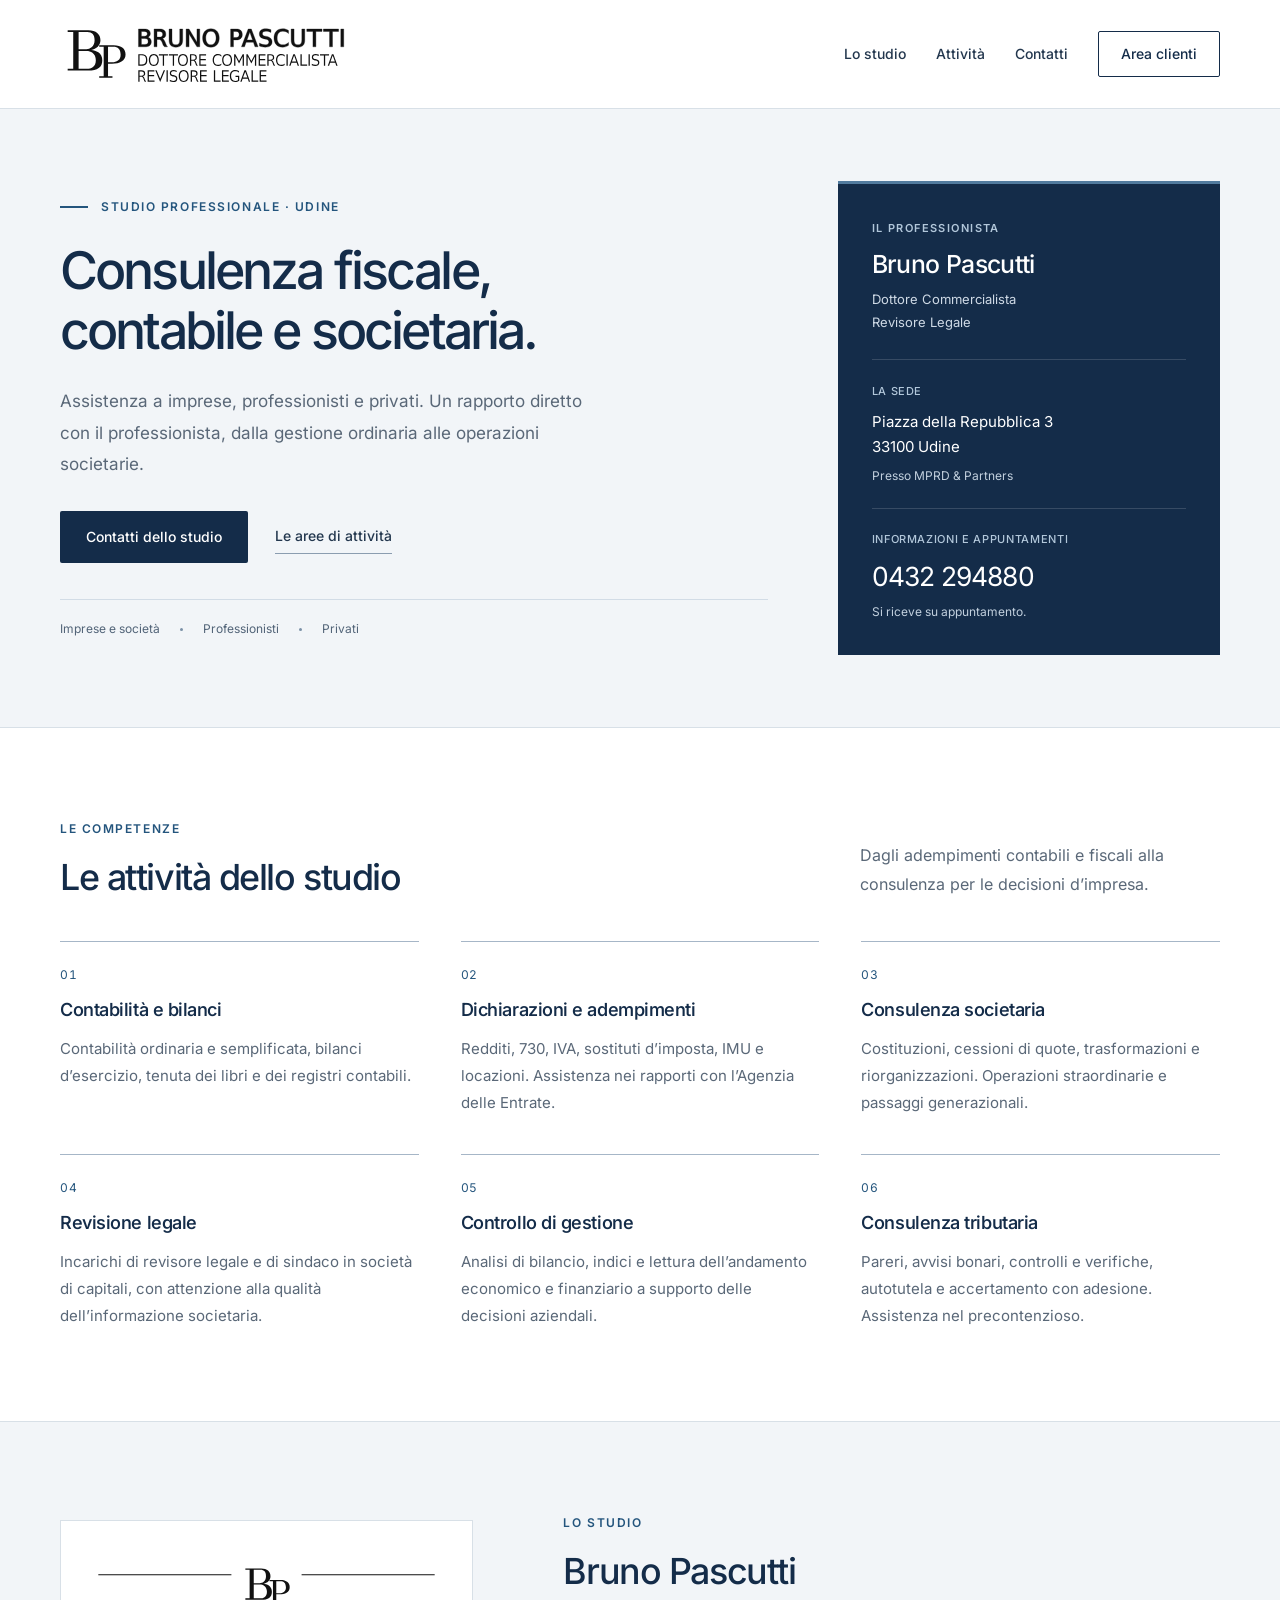
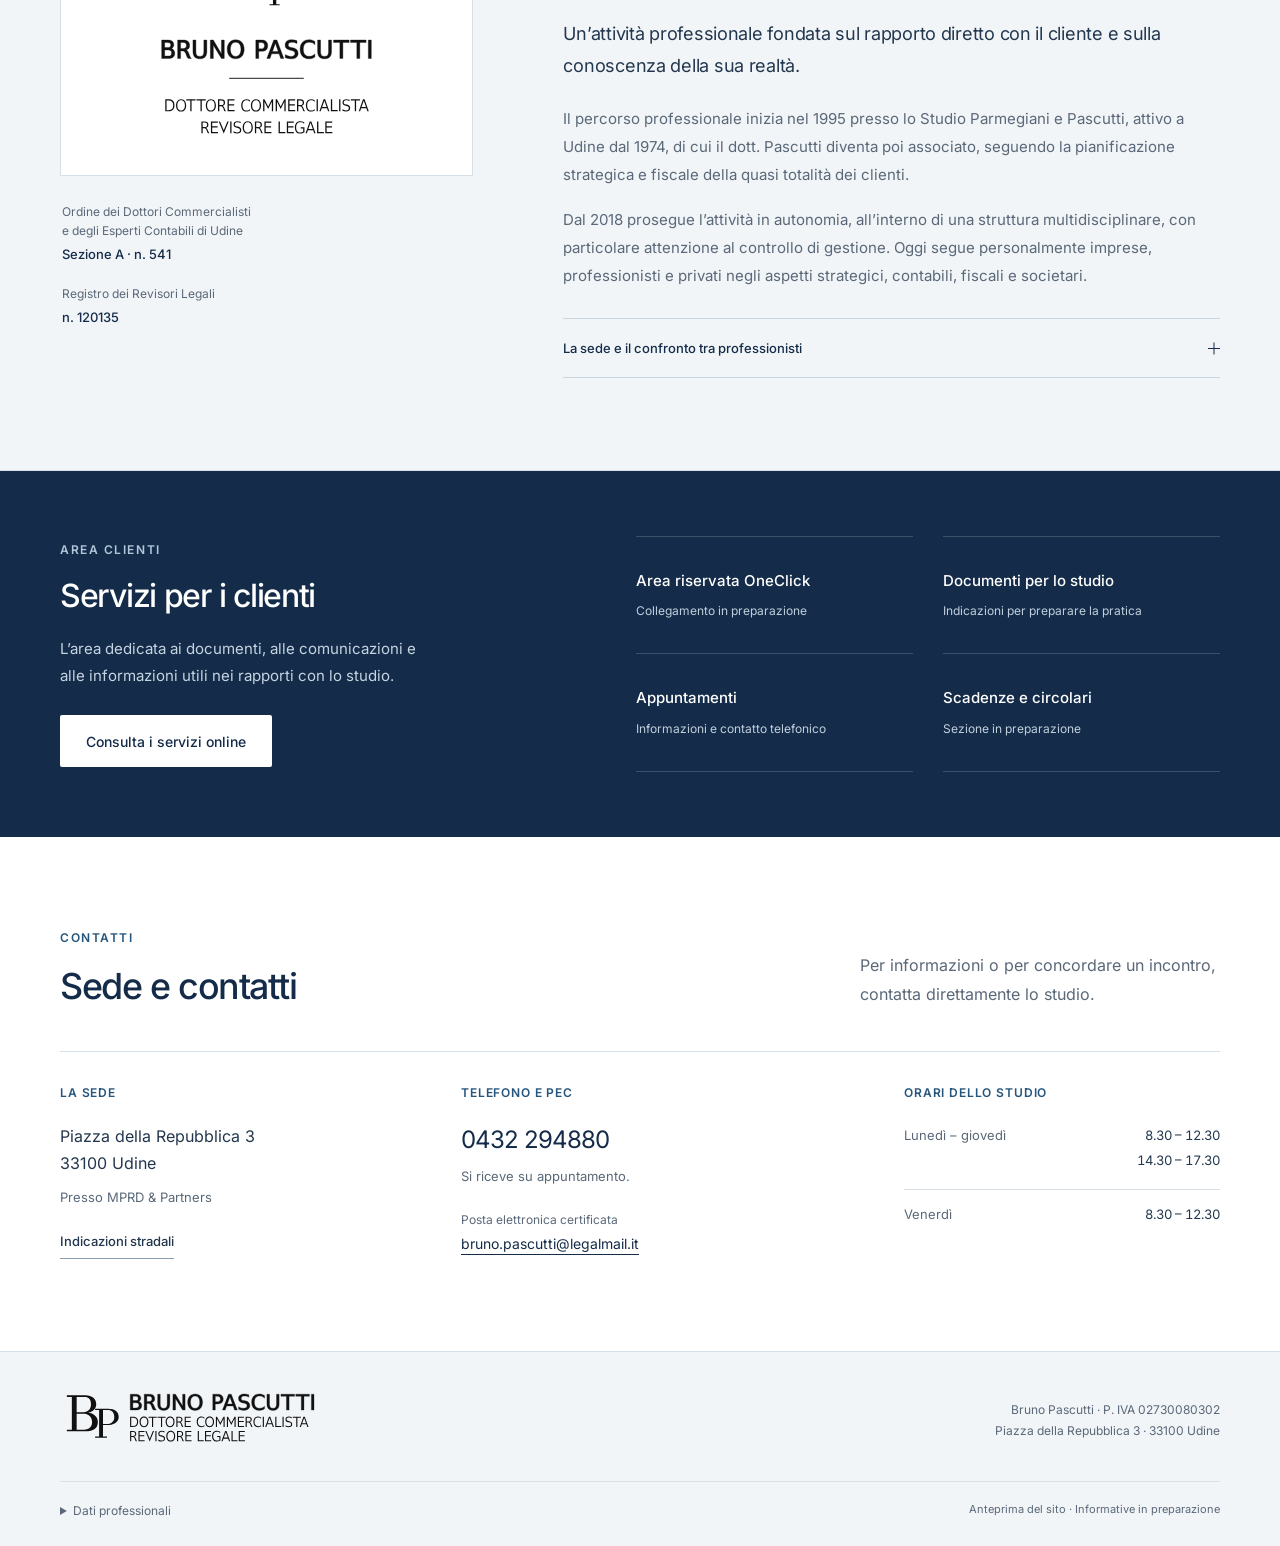
<file: index.html>
<!doctype html>
<html lang="it">
<head>
  <meta charset="utf-8">
  <meta name="viewport" content="width=device-width, initial-scale=1">
  <title>Studio Pascutti · Dottore Commercialista e Revisore Legale a Udine</title>
  <meta name="description" content="Studio del dott. Bruno Pascutti a Udine. Consulenza fiscale, contabile e societaria, revisione legale e controllo di gestione per imprese, professionisti e privati.">
  <meta name="robots" content="noindex, nofollow">
  <meta name="theme-color" content="#142c49">
  <link rel="icon" href="assets/brand/monogramma-pascutti.svg" type="image/svg+xml">
  <link rel="preload" href="assets/fonts/inter.woff2" as="font" type="font/woff2" crossorigin>
  <link rel="stylesheet" href="assets/stile.css">
  <script src="assets/site.js" defer></script>
</head>
<body>
  <a class="skip-link" href="#contenuto">Vai al contenuto</a>
  <header class="site-header">
    <div class="container header-inner">
      <a class="brand" href="index.html" aria-label="Studio Pascutti, pagina iniziale">
        <img class="brand-logo" src="assets/brand/logo-pascutti-web.svg" width="310" height="70" alt="Bruno Pascutti — Dottore Commercialista, Revisore Legale">
      </a>
      <button class="menu-toggle" type="button" aria-expanded="false" aria-controls="primary-nav"><span>Menu</span><span class="menu-icon" aria-hidden="true"></span></button>
      <nav class="site-nav" id="primary-nav" aria-label="Menu principale">
        <a href="#studio">Lo studio</a><a href="#servizi">Attività</a><a href="#contatti">Contatti</a>
        <a class="nav-cta" href="servizi-online.html">Area clienti</a>
      </nav>
    </div>
  </header>
  <main id="contenuto">
    <section class="hero" aria-labelledby="hero-title">
      <div class="container hero-grid">
        <div class="hero-copy">
          <p class="eyebrow hero-eyebrow">Studio professionale · Udine</p>
          <h1 id="hero-title">Consulenza fiscale,<br> contabile e societaria.</h1>
          <p class="hero-description">Assistenza a imprese, professionisti e privati. Un rapporto diretto con il professionista, dalla gestione ordinaria alle operazioni societarie.</p>
          <div class="hero-actions"><a class="button button-primary" href="#contatti">Contatti dello studio</a><a class="text-link" href="#servizi">Le aree di attività</a></div>
          <div class="hero-audience" aria-label="A chi si rivolge lo studio"><span>Imprese e società</span><span>Professionisti</span><span>Privati</span></div>
        </div>
        <aside class="practice-panel" aria-labelledby="practice-title">
          <p class="eyebrow">Il professionista</p>
          <h2 id="practice-title">Bruno Pascutti</h2>
          <p class="practice-qualification">Dottore Commercialista<br>Revisore Legale</p>
          <div class="practice-address"><span class="practice-label">La sede</span><p>Piazza della Repubblica 3<br>33100 Udine</p><small>Presso MPRD &amp; Partners</small></div>
          <div class="practice-contact"><span class="practice-label">Informazioni e appuntamenti</span><a href="tel:+390432294880">0432 294880</a><p>Si riceve su appuntamento.</p></div>
        </aside>
      </div>
    </section>

    <section class="expertise section-space" id="servizi" aria-labelledby="services-title">
      <div class="container">
        <div class="section-topline"><div><p class="eyebrow">Le competenze</p><h2 class="section-heading" id="services-title">Le attività dello studio</h2></div><p class="section-intro">Dagli adempimenti contabili e fiscali alla consulenza per le decisioni d’impresa.</p></div>
        <div class="expertise-grid">
          <article class="expertise-item"><span class="service-number" aria-hidden="true">01</span><h3>Contabilità e bilanci</h3><p>Contabilità ordinaria e semplificata, bilanci d’esercizio, tenuta dei libri e dei registri contabili.</p></article>
          <article class="expertise-item"><span class="service-number" aria-hidden="true">02</span><h3>Dichiarazioni e adempimenti</h3><p>Redditi, 730, IVA, sostituti d’imposta, IMU e locazioni. Assistenza nei rapporti con l’Agenzia delle Entrate.</p></article>
          <article class="expertise-item"><span class="service-number" aria-hidden="true">03</span><h3>Consulenza societaria</h3><p>Costituzioni, cessioni di quote, trasformazioni e riorganizzazioni. Operazioni straordinarie e passaggi generazionali.</p></article>
          <article class="expertise-item"><span class="service-number" aria-hidden="true">04</span><h3>Revisione legale</h3><p>Incarichi di revisore legale e di sindaco in società di capitali, con attenzione alla qualità dell’informazione societaria.</p></article>
          <article class="expertise-item"><span class="service-number" aria-hidden="true">05</span><h3>Controllo di gestione</h3><p>Analisi di bilancio, indici e lettura dell’andamento economico e finanziario a supporto delle decisioni aziendali.</p></article>
          <article class="expertise-item"><span class="service-number" aria-hidden="true">06</span><h3>Consulenza tributaria</h3><p>Pareri, avvisi bonari, controlli e verifiche, autotutela e accertamento con adesione. Assistenza nel precontenzioso.</p></article>
        </div>
      </div>
    </section>

    <section class="studio-section section-space" id="studio" aria-labelledby="studio-title">
      <div class="container studio-grid">
        <div class="studio-identity">
          <div class="identity-sheet"><img src="assets/brand/logo-pascutti.svg" alt="Bruno Pascutti, Dottore Commercialista e Revisore Legale" width="460" height="236" loading="lazy"></div>
          <dl class="professional-register"><div><dt>Ordine dei Dottori Commercialisti<br>e degli Esperti Contabili di Udine</dt><dd>Sezione A · n. 541</dd></div><div><dt>Registro dei Revisori Legali</dt><dd>n. 120135</dd></div></dl>
        </div>
        <div class="studio-copy">
          <p class="eyebrow">Lo studio</p>
          <h2 class="section-heading" id="studio-title">Bruno Pascutti</h2>
          <p class="studio-lead">Un’attività professionale fondata sul rapporto diretto con il cliente e sulla conoscenza della sua realtà.</p>
          <p>Il percorso professionale inizia nel 1995 presso lo Studio Parmegiani e Pascutti, attivo a Udine dal 1974, di cui il dott. Pascutti diventa poi associato, seguendo la pianificazione strategica e fiscale della quasi totalità dei clienti.</p>
          <p>Dal 2018 prosegue l’attività in autonomia, all’interno di una struttura multidisciplinare, con particolare attenzione al controllo di gestione. Oggi segue personalmente imprese, professionisti e privati negli aspetti strategici, contabili, fiscali e societari.</p>
          <details class="studio-details"><summary>La sede e il confronto tra professionisti<span aria-hidden="true" class="plus-icon"></span></summary><div><p>Lo studio ha sede in Piazza della Repubblica 3 a Udine, presso MPRD &amp; Partners. Questa collocazione permette, quando una pratica lo richiede, il confronto con professionisti di consolidata esperienza in ambito societario, tributario e legale.</p><p>L’incarico resta affidato al dott. Pascutti: l’eventuale coinvolgimento di altri professionisti viene concordato prima con il cliente.</p></div></details>
        </div>
      </div>
    </section>

    <section class="client-section section-space" aria-labelledby="client-title">
      <div class="container client-grid">
        <div class="client-copy"><p class="eyebrow">Area clienti</p><h2 class="section-heading" id="client-title">Servizi per i clienti</h2><p>L’area dedicata ai documenti, alle comunicazioni e alle informazioni utili nei rapporti con lo studio.</p><a class="button button-light" href="servizi-online.html">Consulta i servizi online</a></div>
        <div class="client-links">
          <a href="servizi-online.html#oneclick"><strong>Area riservata OneClick</strong><small>Collegamento in preparazione</small></a>
          <a href="servizi-online.html#documenti"><strong>Documenti per lo studio</strong><small>Indicazioni per preparare la pratica</small></a>
          <a href="servizi-online.html#appuntamenti"><strong>Appuntamenti</strong><small>Informazioni e contatto telefonico</small></a>
          <a href="servizi-online.html#circolari"><strong>Scadenze e circolari</strong><small>Sezione in preparazione</small></a>
        </div>
      </div>
    </section>

    <section class="contact-section section-space" id="contatti" aria-labelledby="contact-title">
      <div class="container">
        <div class="contact-heading"><div><p class="eyebrow">Contatti</p><h2 class="section-heading" id="contact-title">Sede e contatti</h2></div><p class="section-intro">Per informazioni o per concordare un incontro, contatta direttamente lo studio.</p></div>
        <div class="contact-grid">
          <div class="contact-block"><h3>La sede</h3><p>Piazza della Repubblica 3<br>33100 Udine</p><p class="contact-muted">Presso MPRD &amp; Partners</p><a class="text-link" href="https://www.google.com/maps/search/?api=1&amp;query=Piazza+della+Repubblica+3+Udine" target="_blank" rel="noopener noreferrer">Indicazioni stradali<span class="sr-only"> (si apre in una nuova scheda)</span></a></div>
          <div class="contact-block"><h3>Telefono e PEC</h3><a class="contact-phone" href="tel:+390432294880">0432 294880</a><p class="contact-muted">Si riceve su appuntamento.</p><p class="contact-pec">Posta elettronica certificata<br><a href="mailto:bruno.pascutti@legalmail.it">bruno.pascutti@legalmail.it</a></p></div>
          <div class="contact-block"><h3>Orari dello studio</h3><dl class="hours"><div><dt>Lunedì – giovedì</dt><dd>8.30 – 12.30<br>14.30 – 17.30</dd></div><div><dt>Venerdì</dt><dd>8.30 – 12.30</dd></div></dl></div>
        </div>
      </div>
    </section>
  </main>
  <footer class="site-footer"><div class="container"><div class="footer-inner"><div class="footer-brand"><a class="brand" href="index.html"><img class="brand-logo" src="assets/brand/logo-pascutti-web.svg" width="310" height="70" alt="Bruno Pascutti — Dottore Commercialista, Revisore Legale" loading="lazy"></a></div><div class="footer-meta"><p>Bruno Pascutti · P. IVA 02730080302</p><p>Piazza della Repubblica 3 · 33100 Udine</p></div></div><div class="footer-bottom"><details class="professional-details"><summary>Dati professionali</summary><div><p>ODCEC Udine n. 541, Sezione A. Registro dei Revisori Legali n. 120135 (D.M. 02.02.2001, G.U. 13.02.2001).</p><p>Polizza RC professionale: AIG Europe S.A., n. ICC0019110, massimale € 1.033.000.</p></div></details><p class="footer-preparation">Anteprima del sito · Informative in preparazione</p></div></div></footer>
</body>
</html>
</file>
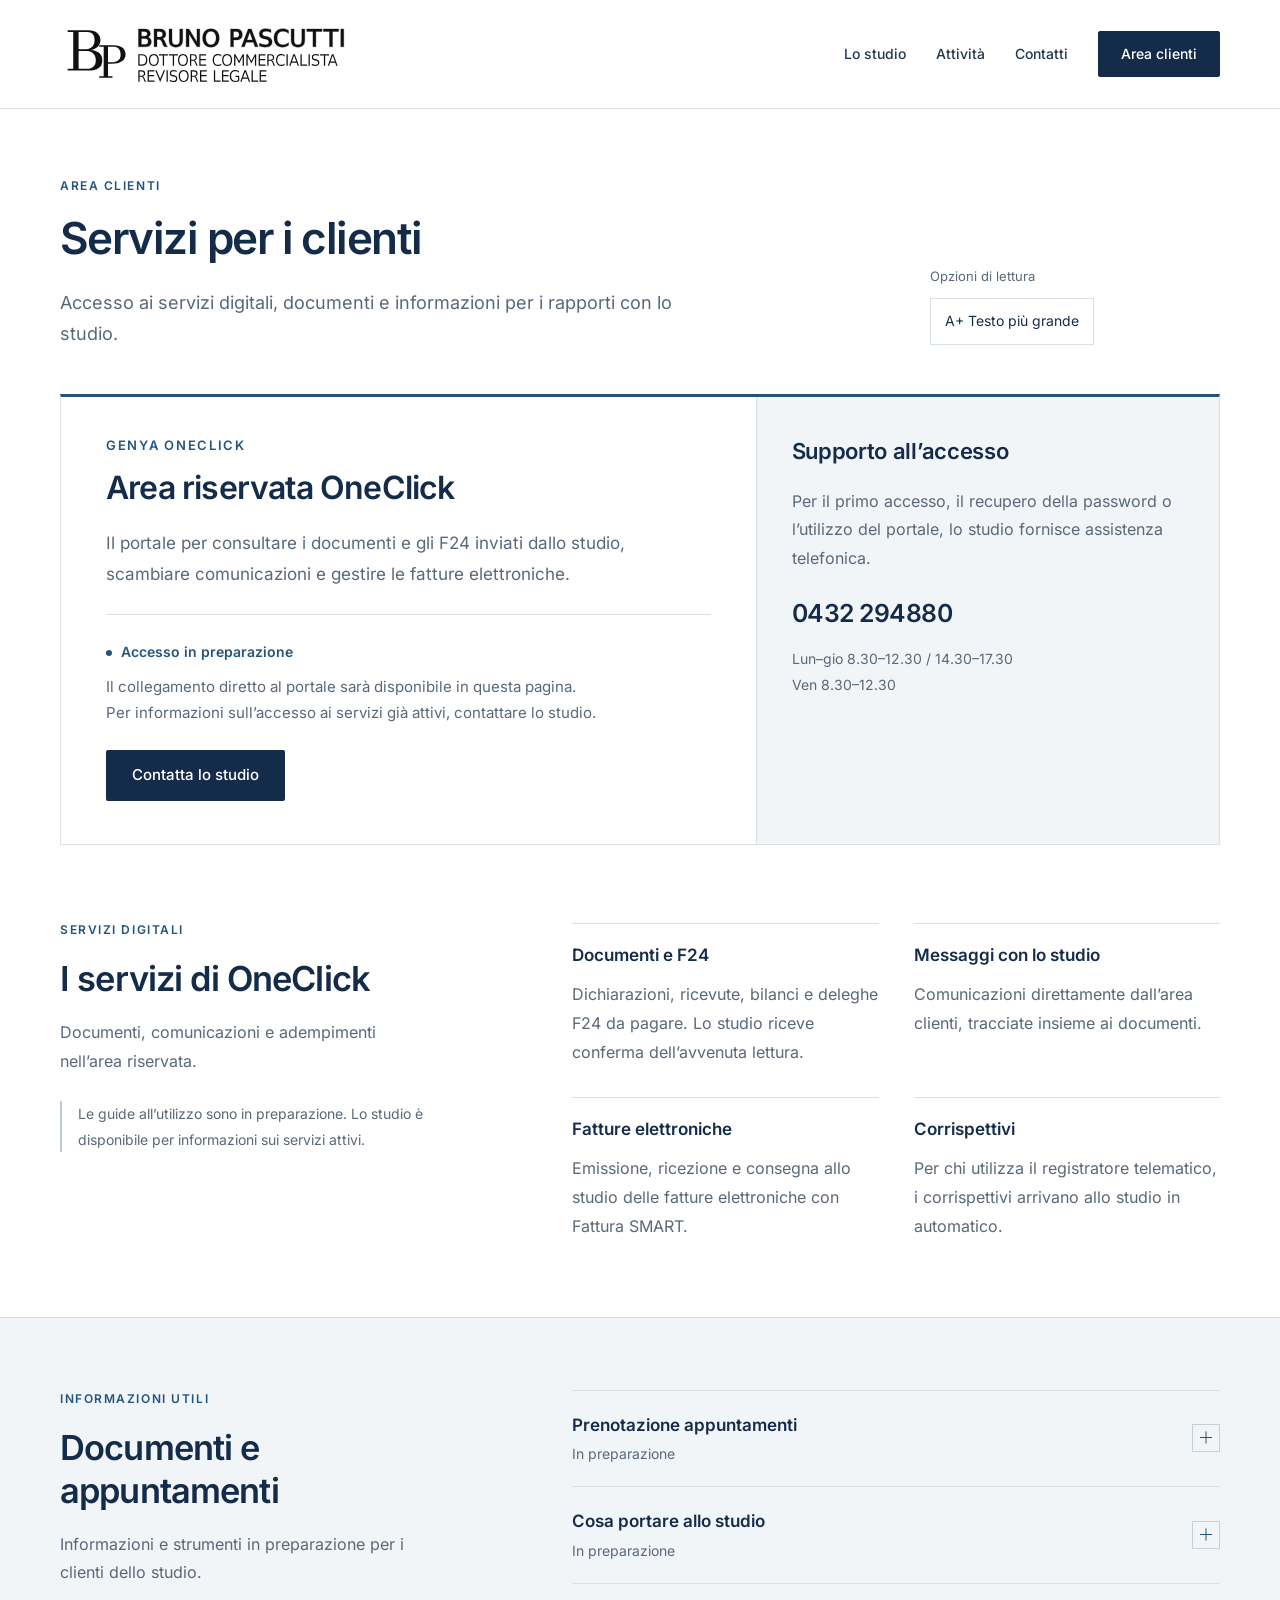
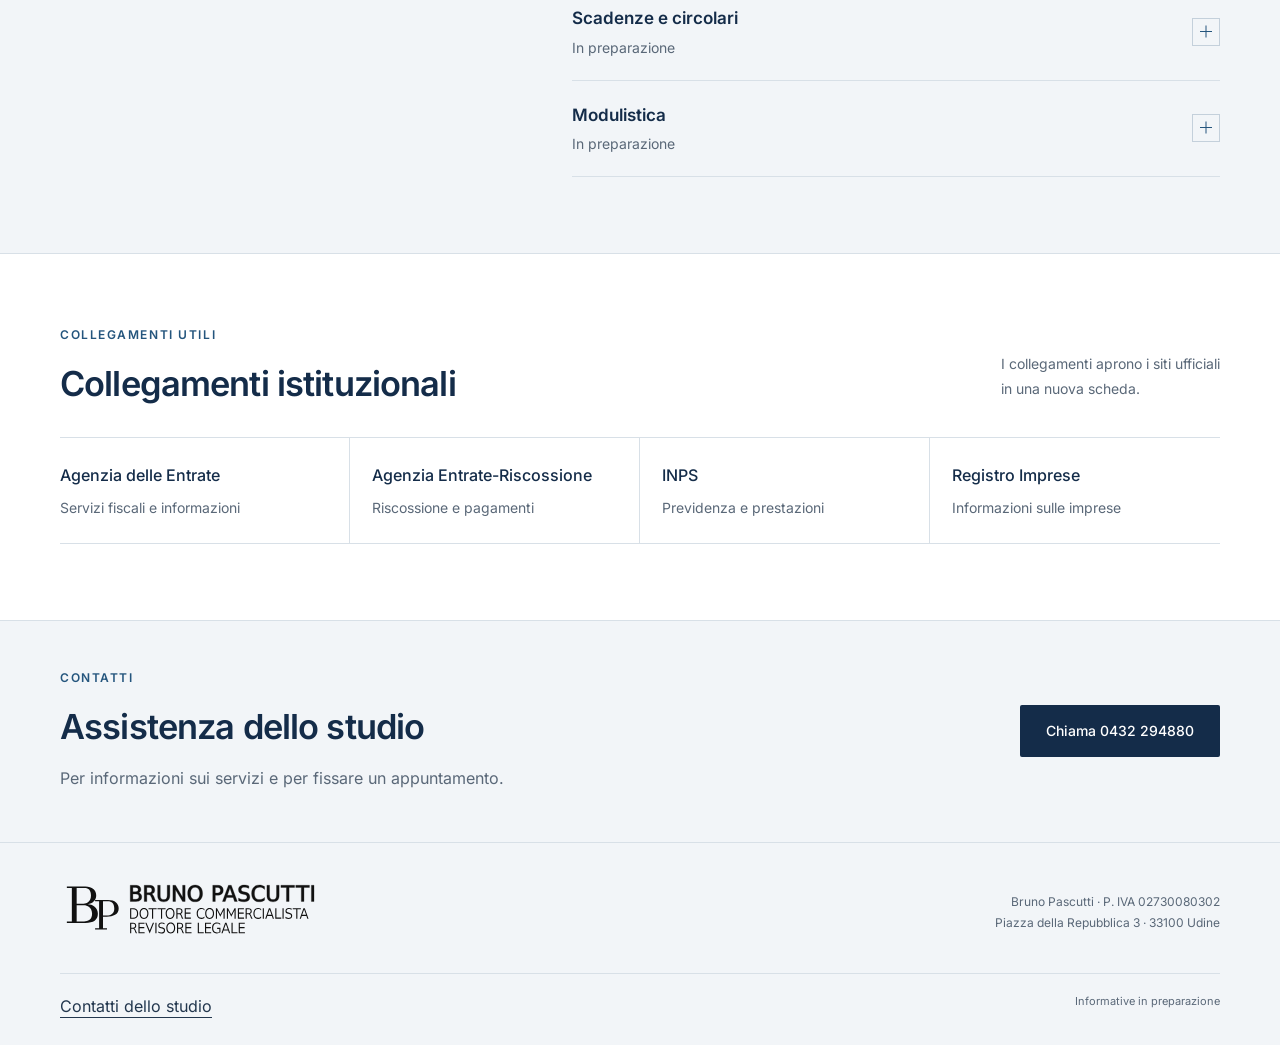
<file: servizi-online.html>
<!doctype html>
<html lang="it">
<head>
  <meta charset="utf-8">
  <meta name="viewport" content="width=device-width, initial-scale=1">
  <title>Servizi per i clienti – Bruno Pascutti</title>
  <meta name="description" content="Genya OneClick, assistenza e informazioni sui servizi online dello Studio Pascutti, dottore commercialista e revisore legale a Udine.">
  <meta name="robots" content="noindex, nofollow">
  <meta name="theme-color" content="#142c49">
  <link rel="icon" href="assets/brand/monogramma-pascutti.svg" type="image/svg+xml">
  <link rel="preload" href="assets/fonts/inter.woff2" as="font" type="font/woff2" crossorigin>
  <link rel="stylesheet" href="assets/stile.css">
  <link rel="stylesheet" href="assets/servizi.css">
  <script src="assets/site.js" defer></script>
</head>
<body class="services-page">
  <a class="skip-link" href="#contenuto">Vai al contenuto</a>
  <header class="site-header">
    <div class="container header-inner">
      <a class="brand" href="index.html" aria-label="Bruno Pascutti, pagina iniziale">
        <img class="brand-logo" src="assets/brand/logo-pascutti-web.svg" width="310" height="70" alt="Bruno Pascutti — Dottore Commercialista, Revisore Legale">
      </a>
      <button class="menu-toggle" type="button" aria-expanded="false" aria-controls="primary-nav"><span>Menu</span><span class="menu-icon" aria-hidden="true"></span></button>
      <nav class="site-nav" id="primary-nav" aria-label="Menu principale">
        <a href="index.html#studio">Lo studio</a>
        <a href="index.html#servizi">Attività</a>
        <a href="index.html#contatti">Contatti</a>
        <a class="nav-cta" href="servizi-online.html" aria-current="page">Area clienti</a>
      </nav>
    </div>
  </header>

  <main id="contenuto">
    <section class="services-masthead" aria-labelledby="services-title">
      <div class="container services-masthead-inner">
        <div>
          <p class="eyebrow">Area clienti</p>
          <h1 id="services-title">Servizi per i clienti</h1>
          <p class="services-lead">Accesso ai servizi digitali, documenti e informazioni per i rapporti con lo studio.</p>
        </div>
        <div class="services-reading">
          <p>Opzioni di lettura</p>
          <button class="services-text-toggle" type="button" data-text-toggle aria-pressed="false">A+ Testo più grande</button>
        </div>
      </div>
    </section>

    <section class="services-portal-section" id="oneclick" aria-labelledby="oneclick-title">
      <div class="container">
        <div class="services-portal">
          <div class="services-portal-copy">
            <p class="eyebrow">Genya OneClick</p>
            <h2 id="oneclick-title">Area riservata OneClick</h2>
            <p>Il portale per consultare i documenti e gli F24 inviati dallo studio, scambiare comunicazioni e gestire le fatture elettroniche.</p>
            <div class="services-portal-status">
              <span class="services-status">Accesso in preparazione</span>
              <p>Il collegamento diretto al portale sarà disponibile in questa pagina. Per informazioni sull’accesso ai servizi già attivi, contattare lo studio.</p>
            </div>
            <a class="button button-primary" href="tel:+390432294880">Contatta lo studio</a>
          </div>
          <aside class="services-portal-help" aria-labelledby="access-help-title">
            <h3 id="access-help-title">Supporto all’accesso</h3>
            <p>Per il primo accesso, il recupero della password o l’utilizzo del portale, lo studio fornisce assistenza telefonica.</p>
            <a class="services-help-phone" href="tel:+390432294880">0432 294880</a>
            <p class="services-help-hours">Lun–gio 8.30–12.30 / 14.30–17.30<br> Ven 8.30–12.30</p>
          </aside>
        </div>
      </div>
    </section>

    <section class="services-capabilities" id="guide" aria-labelledby="capabilities-title">
      <div class="container services-split">
        <div class="services-section-copy">
          <p class="eyebrow">Servizi digitali</p>
          <h2 class="section-heading" id="capabilities-title">I servizi di OneClick</h2>
          <p class="section-intro">Documenti, comunicazioni e adempimenti nell’area riservata.</p>
          <p class="services-small-note">Le guide all’utilizzo sono in preparazione. Lo studio è disponibile per informazioni sui servizi attivi.</p>
        </div>
        <div class="services-feature-list">
          <article class="services-feature">
            <h3>Documenti e F24</h3>
            <p>Dichiarazioni, ricevute, bilanci e deleghe F24 da pagare. Lo studio riceve conferma dell’avvenuta lettura.</p>
          </article>
          <article class="services-feature">
            <h3>Messaggi con lo studio</h3>
            <p>Comunicazioni direttamente dall’area clienti, tracciate insieme ai documenti.</p>
          </article>
          <article class="services-feature">
            <h3>Fatture elettroniche</h3>
            <p>Emissione, ricezione e consegna allo studio delle fatture elettroniche con Fattura SMART.</p>
          </article>
          <article class="services-feature">
            <h3>Corrispettivi</h3>
            <p>Per chi utilizza il registratore telematico, i corrispettivi arrivano allo studio in automatico.</p>
          </article>
        </div>
      </div>
    </section>

    <section class="services-resources" aria-labelledby="resources-title">
      <div class="container services-split">
        <div class="services-section-copy">
          <p class="eyebrow">Informazioni utili</p>
          <h2 class="section-heading" id="resources-title">Documenti e appuntamenti</h2>
          <p class="section-intro">Informazioni e strumenti in preparazione per i clienti dello studio.</p>
        </div>
        <div class="services-accordions">
          <details class="services-detail" id="appuntamenti">
            <summary><span class="services-detail-heading"><span>Prenotazione appuntamenti</span><span class="services-detail-status">In preparazione</span></span><span class="services-detail-mark" aria-hidden="true"></span></summary>
            <div class="services-detail-content">
              <p>Il servizio permetterà di scegliere un giorno e un orario disponibili, in studio o in videochiamata.</p>
              <p>Per fissare un appuntamento, contattare lo studio al <a href="tel:+390432294880">0432 294880</a>. Si riceve su appuntamento.</p>
            </div>
          </details>
          <details class="services-detail" id="documenti">
            <summary><span class="services-detail-heading"><span>Cosa portare allo studio</span><span class="services-detail-status">In preparazione</span></span><span class="services-detail-mark" aria-hidden="true"></span></summary>
            <div class="services-detail-content">
              <p>Qui saranno raccolti gli elenchi dei documenti per 730, Redditi, bilancio e apertura della partita IVA.</p>
              <p>In attesa della pubblicazione, è possibile richiedere allo studio l’elenco dei documenti necessari alla propria pratica.</p>
              <a class="services-text-link" href="index.html#contatti">Contatti dello studio</a>
            </div>
          </details>
          <details class="services-detail" id="circolari">
            <summary><span class="services-detail-heading"><span>Scadenze e circolari</span><span class="services-detail-status">In preparazione</span></span><span class="services-detail-mark" aria-hidden="true"></span></summary>
            <div class="services-detail-content">
              <p>Questa sezione raccoglierà le scadenze del mese e le circolari dello studio.</p>
              <p>Per chiarimenti su una comunicazione ricevuta o su un adempimento, contattare lo studio.</p>
              <a class="services-text-link" href="index.html#contatti">Contatti dello studio</a>
            </div>
          </details>
          <details class="services-detail" id="modulistica">
            <summary><span class="services-detail-heading"><span>Modulistica</span><span class="services-detail-status">In preparazione</span></span><span class="services-detail-mark" aria-hidden="true"></span></summary>
            <div class="services-detail-content">
              <p>Questa sezione raccoglierà deleghe, informativa privacy e dichiarazioni per l’antiriciclaggio da scaricare.</p>
              <p>Per ricevere il modello necessario alla propria pratica, contattare lo studio.</p>
              <a class="services-text-link" href="index.html#contatti">Contatti dello studio</a>
            </div>
          </details>
        </div>
      </div>
    </section>

    <section class="services-institutions" aria-labelledby="institutions-title">
      <div class="container">
        <div class="services-institutions-heading">
          <div>
            <p class="eyebrow">Collegamenti utili</p>
            <h2 class="section-heading" id="institutions-title">Collegamenti istituzionali</h2>
          </div>
          <p>I collegamenti aprono i siti ufficiali<br> in una nuova scheda.</p>
        </div>
        <div class="services-institution-links">
          <a href="https://www.agenziaentrate.gov.it" target="_blank" rel="noopener noreferrer"><span>Agenzia delle Entrate</span><span class="services-institution-description">Servizi fiscali e informazioni</span></a>
          <a href="https://www.agenziaentrateriscossione.gov.it" target="_blank" rel="noopener noreferrer"><span>Agenzia Entrate-Riscossione</span><span class="services-institution-description">Riscossione e pagamenti</span></a>
          <a href="https://www.inps.it" target="_blank" rel="noopener noreferrer"><span>INPS</span><span class="services-institution-description">Previdenza e prestazioni</span></a>
          <a href="https://www.registroimprese.it" target="_blank" rel="noopener noreferrer"><span>Registro Imprese</span><span class="services-institution-description">Informazioni sulle imprese</span></a>
        </div>
      </div>
    </section>

    <section class="services-contact" aria-labelledby="contact-help-title">
      <div class="container services-contact-inner">
        <div>
          <p class="eyebrow">Contatti</p>
          <h2 class="section-heading" id="contact-help-title">Assistenza dello studio</h2>
          <p>Per informazioni sui servizi e per fissare un appuntamento.</p>
        </div>
        <a class="button button-primary" href="tel:+390432294880">Chiama 0432 294880</a>
      </div>
    </section>
  </main>

  <footer class="site-footer">
    <div class="container">
      <div class="footer-inner">
        <div class="footer-brand">
          <a class="brand" href="index.html" aria-label="Bruno Pascutti, pagina iniziale">
            <img class="brand-logo" src="assets/brand/logo-pascutti-web.svg" width="310" height="70" alt="Bruno Pascutti — Dottore Commercialista, Revisore Legale" loading="lazy">
          </a>
        </div>
        <div class="footer-meta">
          <p>Bruno Pascutti · P. IVA 02730080302</p>
          <p>Piazza della Repubblica 3 · 33100 Udine</p>
        </div>
      </div>
      <div class="footer-bottom">
        <a href="index.html#contatti">Contatti dello studio</a>
        <span class="footer-preparation">Informative in preparazione</span>
      </div>
    </div>
  </footer>
</body>
</html>
</file>
<file: assets/stile.css>
@font-face{font-family:Inter;src:url(fonts/inter.woff2) format("woff2");font-weight:100 900;font-style:normal;font-display:swap}
:root{--navy:#142c49;--navy-deep:#10253e;--ink:#23374e;--muted:#5a6878;--paper:#f2f5f8;--white:#fff;--blue:#24557d;--line:#d8e0e7;--sans:Inter,system-ui,sans-serif;font-size:16px;color-scheme:light}
*{box-sizing:border-box}html{scroll-behavior:smooth;scroll-padding-top:124px;-webkit-text-size-adjust:100%}html.text-large{font-size:19px}body{margin:0;color:var(--ink);background:var(--white);font-family:var(--sans);font-size:1rem;line-height:1.75}button,input,select,textarea{font:inherit}a{color:inherit;text-underline-offset:5px}a,button,summary{-webkit-tap-highlight-color:transparent}img{max-width:100%;display:block;height:auto}figure,p,h1,h2,h3,dl,dd{margin:0}button{cursor:pointer}button:disabled{cursor:default}svg{flex-shrink:0}a:focus-visible,button:focus-visible,summary:focus-visible{outline:3px solid #4f91be;outline-offset:5px}::selection{background:#d8e8f5;color:var(--navy)}.container{width:min(100% - 80px,1160px);margin-inline:auto}.section-space{padding-block:92px}.eyebrow{font-size:.75rem;font-weight:600;letter-spacing:.13em;text-transform:uppercase;line-height:1.5;color:var(--blue);margin-bottom:18px}.section-heading{font-size:clamp(1.9rem,2.8vw,2.35rem);font-weight:500;line-height:1.2;letter-spacing:-.04em;color:var(--navy)}.section-intro{color:var(--muted);font-size:1rem;line-height:1.8;max-width:360px}.icon{width:21px;height:21px}.sr-only{position:absolute;width:1px;height:1px;padding:0;margin:-1px;overflow:hidden;clip:rect(0,0,0,0);white-space:nowrap;border:0}.skip-link{position:fixed;top:10px;left:12px;transform:translateY(-200%);z-index:100;background:var(--navy);color:#fff;padding:12px 20px}.skip-link:focus{transform:translateY(0)}
/* The compact signature uses only the original plaque's vector outlines. */
.site-header{background:#fff;border-bottom:1px solid var(--line);position:sticky;top:0;z-index:20}.header-inner{min-height:108px;display:flex;justify-content:space-between;align-items:center;gap:28px}.brand{display:inline-flex;align-items:center;text-decoration:none;flex-shrink:0}.brand-logo{width:296px;height:auto}.site-nav{display:flex;align-items:center;gap:30px}.site-nav>a{font-size:.875rem;font-weight:500;text-decoration:none;white-space:nowrap;position:relative;min-height:44px;display:inline-flex;align-items:center;transition:color .2s ease}.site-nav>a:not(.nav-cta):after{content:"";position:absolute;left:0;right:0;bottom:5px;height:1px;background:var(--blue);transform:scaleX(0);transform-origin:left;transition:transform .2s}.site-nav>a:hover:after,.site-nav>a[aria-current=page]:after{transform:scaleX(1)}.site-nav .nav-cta{border:1px solid var(--navy);padding:10px 22px;min-height:44px;color:var(--navy);border-radius:2px}.site-nav .nav-cta:hover,.site-nav .nav-cta[aria-current=page]{background:var(--navy);color:#fff}.menu-toggle{display:none}.button{display:inline-flex;justify-content:center;align-items:center;text-align:center;min-height:52px;padding:13px 25px;font-size:.875rem;font-weight:500;text-decoration:none;border:1px solid transparent;border-radius:2px;line-height:1.5;transition:background .2s,color .2s,border-color .2s;gap:10px}.button-primary{background:var(--navy);color:#fff}.button-primary:hover{background:var(--blue)}.button-secondary{border-color:var(--navy);color:var(--navy);background:transparent}.button-secondary:hover{background:#e5edf4}.button-light{background:#fff;color:var(--navy)}.button-light:hover{background:#dce8f2}.text-link{font-size:.875rem;font-weight:500;text-decoration:none;border-bottom:1px solid #8b9db0;padding-block:6px;line-height:1.6;display:inline-block}.text-link:hover{color:var(--blue);border-color:var(--blue)}
/* Direct, typographic opening; the contact information is always actionable. */
.hero{padding:72px 0;background:var(--paper);border-bottom:1px solid var(--line)}.hero-grid{display:grid;grid-template-columns:minmax(0,1.85fr) minmax(280px,1fr);gap:70px;align-items:center}.hero-copy{min-width:0}.hero-eyebrow{display:flex;align-items:center;gap:13px;margin-bottom:25px}.hero-eyebrow:before{content:"";width:28px;height:2px;background:var(--blue);flex-shrink:0}.hero h1{font-size:clamp(2.7rem,4.05vw,3.5rem);font-weight:500;letter-spacing:-.055em;line-height:1.15;color:var(--navy)}.hero-description{max-width:550px;color:var(--muted);font-size:1.0625rem;line-height:1.85;margin-top:26px}.hero-actions{display:flex;gap:27px;align-items:center;flex-wrap:wrap;margin-top:30px}.hero-audience{display:flex;flex-wrap:wrap;align-items:center;gap:12px 20px;border-top:1px solid #d2dce6;padding-top:20px;margin-top:36px;color:#526478;font-size:.75rem;line-height:1.5}.hero-audience span+span:before{content:"";display:inline-block;vertical-align:middle;width:3px;height:3px;margin-right:20px;background:#7b91a7;border-radius:50%}.practice-panel{background:var(--navy);color:#fff;padding:36px 34px 33px;border-top:3px solid #527b9e}.practice-panel .eyebrow{color:#b2c7da;font-size:.6875rem;margin-bottom:12px}.practice-panel h2{font-size:1.55rem;line-height:1.25;font-weight:500;letter-spacing:-.025em}.practice-qualification{color:#cfdae6;font-size:.8125rem;line-height:1.7;margin-top:9px}.practice-address{border-top:1px solid #ffffff26;margin-top:26px;padding-top:22px}.practice-label{display:block;color:#b2c7da;font-size:.6875rem;font-weight:500;letter-spacing:.06em;text-transform:uppercase;margin-bottom:9px}.practice-address p{font-size:.9375rem;line-height:1.65}.practice-address small{display:block;color:#c2d0de;font-size:.75rem;margin-top:6px}.practice-contact{border-top:1px solid #ffffff26;margin-top:22px;padding-top:21px}.practice-contact>a{font-size:1.65rem;letter-spacing:-.03em;line-height:1.3;text-decoration:none;font-weight:400;display:inline-block}.practice-contact>a:hover{text-decoration:underline}.practice-contact>p{font-size:.75rem;color:#c2d0de;margin-top:7px}
/* Six areas, aligned as open text columns rather than decorative cards. */
.section-topline{display:flex;justify-content:space-between;align-items:end;gap:50px;margin-bottom:42px}.expertise-grid{display:grid;grid-template-columns:repeat(3,minmax(0,1fr));column-gap:42px;row-gap:38px}.expertise-item{border-top:1px solid #a6b6c7;padding-top:22px}.service-number{display:block;font-size:.75rem;letter-spacing:.06em;color:var(--blue);margin-bottom:12px;font-variant-numeric:tabular-nums}.expertise-item h3{font-size:1.125rem;font-weight:550;line-height:1.4;letter-spacing:-.025em;color:var(--navy);margin-bottom:13px}.expertise-item p{font-size:.9375rem;line-height:1.8;color:var(--muted)}
/* Identity and professional profile. */
.studio-section{background:var(--paper);border-block:1px solid var(--line)}.studio-grid{display:grid;grid-template-columns:minmax(0,.85fr) minmax(0,1.35fr);gap:90px;align-items:start}.studio-identity{padding-top:6px}.identity-sheet{background:#fff;border:1px solid var(--line);padding:40px 30px 34px}.identity-sheet img{width:100%}.professional-register{margin-top:26px;padding-left:2px}.professional-register>div+div{margin-top:18px}.professional-register dt{font-size:.75rem;color:var(--muted);line-height:1.65}.professional-register dd{font-size:.8125rem;font-weight:500;color:var(--navy);margin-top:2px}.studio-copy .section-heading{margin-bottom:25px}.studio-copy>p:not(.eyebrow){color:var(--muted);font-size:.9375rem;line-height:1.85;margin-bottom:18px}.studio-copy>p.studio-lead{font-size:1.125rem;line-height:1.75;color:var(--ink);margin-bottom:24px;letter-spacing:-.015em}.studio-details{border-block:1px solid #cbd5df;margin-top:28px}.studio-details summary{display:flex;align-items:center;justify-content:space-between;gap:24px;list-style:none;cursor:pointer;padding:18px 0;font-size:.8125rem;font-weight:500;color:var(--navy)}.studio-details summary::-webkit-details-marker{display:none}.studio-details summary::marker{content:""}.plus-icon{width:12px;height:12px;position:relative;flex-shrink:0}.plus-icon:before,.plus-icon:after{content:"";position:absolute;width:12px;height:1px;left:0;top:6px;background:currentColor}.plus-icon:after{transform:rotate(90deg)}details[open] .plus-icon:after{transform:rotate(0)}.studio-details>div{padding:0 0 20px;color:var(--muted);font-size:.875rem;line-height:1.8}.studio-details>div p+p{margin-top:12px}
/* Client resources. */
.client-section{background:var(--navy);color:#fff;padding-block:65px}.client-grid{display:grid;grid-template-columns:1fr 1.2fr;gap:90px;align-items:center}.client-copy .eyebrow{color:#b2c7da}.client-copy .section-heading{color:#fff;font-size:2rem}.client-copy>p:not(.eyebrow){color:#c6d4e1;font-size:.9375rem;line-height:1.8;margin-top:20px;max-width:360px}.client-copy .button{margin-top:26px}.client-links{display:grid;grid-template-columns:repeat(2,minmax(0,1fr));gap:0 30px}.client-links>a{display:flex;flex-direction:column;justify-content:center;gap:9px;text-decoration:none;border-bottom:1px solid #ffffff2b;padding:24px 0;min-height:118px}.client-links>a:nth-child(-n+2){border-top:1px solid #ffffff2b}.client-links strong{font-size:.9375rem;font-weight:500;line-height:1.5}.client-links small{font-size:.75rem;color:#c0cfdd;line-height:1.6}.client-links a:hover strong{text-decoration:underline;text-underline-offset:5px}
/* Contact and legal information. */
.contact-heading{display:flex;justify-content:space-between;align-items:end;gap:45px;margin-bottom:43px}.contact-grid{display:grid;grid-template-columns:1fr 1.12fr .9fr;gap:50px;border-top:1px solid var(--line);padding-top:30px}.contact-block h3{font-size:.75rem;font-weight:600;color:var(--blue);letter-spacing:.07em;text-transform:uppercase;margin-bottom:20px}.contact-block>p{font-size:1rem;line-height:1.7}.contact-block>p.contact-muted{color:var(--muted);font-size:.8125rem;margin-top:8px}.contact-block .text-link{font-size:.8125rem;margin-top:17px}.contact-phone{font-size:1.5rem;color:var(--navy);font-weight:400;letter-spacing:-.04em;text-decoration:none;line-height:1.4}.contact-phone:hover{text-decoration:underline}.contact-block>p.contact-pec{color:var(--muted);font-size:.75rem;line-height:1.8;margin-top:22px}.contact-pec a{color:var(--navy);font-size:.875rem;overflow-wrap:anywhere}.hours>div{display:flex;justify-content:space-between;gap:22px;align-items:start;font-size:.8125rem;line-height:1.9}.hours>div+div{margin-top:16px;padding-top:12px;border-top:1px solid var(--line)}.hours dt{color:var(--muted)}.hours dd{text-align:right;font-variant-numeric:tabular-nums;white-space:nowrap}.site-footer{background:var(--paper);border-top:1px solid var(--line);padding:35px 0 25px}.footer-inner{display:flex;align-items:center;justify-content:space-between;gap:32px}.footer-brand .brand-logo{width:265px}.footer-brand>p,.footer-meta p{font-size:.75rem;line-height:1.8;color:var(--muted)}.footer-meta{text-align:right}.footer-links{display:flex;flex-direction:column;gap:7px;font-size:.8125rem}.footer-links a{text-underline-offset:4px}.footer-bottom{display:flex;justify-content:space-between;align-items:start;gap:24px;border-top:1px solid var(--line);margin-top:27px;padding-top:18px}.professional-details{max-width:610px}.professional-details summary{cursor:pointer;font-size:.75rem;color:var(--muted)}.professional-details>div{font-size:.75rem;color:var(--muted);padding-top:13px;line-height:1.8}.professional-details>div p+p{margin-top:6px}.footer-preparation{font-size:.6875rem;line-height:1.8;color:var(--muted);text-align:right}
@media(min-width:1600px){.hero{padding-block:88px}}
@media(max-width:1050px){.container{width:min(100% - 56px,1160px)}.site-nav{gap:23px}.brand-logo{width:270px}.hero-grid{gap:38px;grid-template-columns:minmax(0,1.65fr) minmax(270px,1fr)}.hero h1{font-size:clamp(2.35rem,4.3vw,3rem)}.practice-panel{padding:28px}.section-space{padding-block:72px}.expertise-grid{column-gap:28px}.studio-grid{gap:50px}.client-grid{gap:50px}.contact-grid{gap:30px}.identity-sheet{padding:34px 24px}.hero-actions{gap:20px}.hero-audience{gap:10px 12px}.hero-audience span+span:before{margin-right:12px}.client-section{padding-block:60px}}
@media(max-width:850px) and (min-width:741px){.header-inner{gap:20px}.brand-logo{width:245px}.site-nav{gap:16px}.site-nav>a{font-size:.8125rem}.site-nav .nav-cta{padding-inline:15px}.hero-grid{gap:30px;grid-template-columns:minmax(0,1.4fr) minmax(250px,1fr)}.hero h1{font-size:2.35rem}.hero h1 br{display:none}.hero-description{font-size:1rem}.hero-actions{gap:15px}.hero-actions .button{padding-inline:18px}.hero-audience span+span:before{display:none}.hero-audience{gap:10px 17px}.practice-panel{padding:26px}.practice-panel h2{font-size:1.4rem}.practice-contact>a{font-size:1.4rem}.expertise-grid{grid-template-columns:repeat(2,minmax(0,1fr))}.studio-grid{gap:36px}.client-grid{gap:35px;grid-template-columns:1fr 1.15fr}.client-links{column-gap:20px}.contact-grid{gap:26px;grid-template-columns:1fr 1.12fr}.contact-block:last-child{grid-column:1/-1;max-width:350px;width:100%}}
@media(max-width:740px){html{scroll-padding-top:108px}.container{width:calc(100% - 40px)}.header-inner{min-height:90px;flex-wrap:wrap;gap:0;padding-block:10px}.brand-logo{width:246px}.menu-toggle{display:inline-flex;align-items:center;justify-content:center;gap:9px;border:0;background:transparent;min-height:44px;min-width:44px;padding:9px 0 9px 12px;color:var(--navy);font-size:.75rem}.menu-icon{display:block;position:relative;width:17px;height:12px;border-block:1px solid currentColor}.menu-icon:before{content:"";position:absolute;left:0;right:0;top:5px;height:1px;background:currentColor}.site-nav{width:100%;flex-direction:column;align-items:stretch;gap:0;padding:12px 0 6px}.js .site-nav{display:none}.js .site-nav.is-open{display:flex}.site-nav>a{font-size:.9375rem;padding:12px 6px;border-top:1px solid var(--line);min-height:48px}.site-nav>a:not(.nav-cta):after{display:none}.site-nav .nav-cta{margin-top:8px;justify-content:center}.hero{padding:44px 0}.hero-grid{grid-template-columns:minmax(0,1fr);gap:34px}.hero-eyebrow{font-size:.6875rem;margin-bottom:23px}.hero h1{font-size:clamp(2.1rem,6.3vw,3rem);line-height:1.17;letter-spacing:-.045em}.hero-description{font-size:1rem;line-height:1.8;max-width:540px;margin-top:22px}.hero-actions{margin-top:25px;gap:22px}.hero-audience{margin-top:29px;padding-top:17px;font-size:.6875rem;gap:10px 16px}.hero-audience span+span:before{margin-right:16px}.practice-panel{padding:25px;display:grid;grid-template-columns:1fr 1fr;column-gap:28px}.practice-panel .eyebrow{grid-column:1/-1;margin-bottom:10px}.practice-panel h2{grid-column:1;grid-row:2;font-size:1.4rem}.practice-qualification{grid-column:1;grid-row:3;margin-top:6px}.practice-address{grid-column:2;grid-row:2/5;border-top:0;border-left:1px solid #ffffff26;padding:0 0 0 26px;margin-top:0}.practice-contact{grid-column:1/-1;margin-top:23px;padding-top:19px;display:grid;grid-template-columns:1fr auto;gap:0 24px;align-items:center}.practice-contact .practice-label{margin-bottom:4px}.practice-contact>a{grid-column:2;grid-row:1/3;font-size:1.45rem}.practice-contact>p{margin-top:0}.section-space{padding-block:58px}.section-topline,.contact-heading{display:block;margin-bottom:31px}.section-heading{font-size:2rem}.eyebrow{margin-bottom:15px;font-size:.6875rem}.section-topline .section-intro,.contact-heading .section-intro{margin-top:19px;max-width:500px;font-size:.9375rem}.expertise-grid{grid-template-columns:repeat(2,minmax(0,1fr));column-gap:28px;row-gap:29px}.expertise-item{padding-top:18px}.expertise-item h3{font-size:1.0625rem;margin-bottom:10px}.expertise-item p{font-size:.875rem;line-height:1.8}.service-number{margin-bottom:9px}.studio-grid{grid-template-columns:minmax(0,1fr);gap:35px}.studio-identity{display:grid;grid-template-columns:1.1fr 1fr;gap:30px;align-items:center;padding:0}.identity-sheet{padding:27px 24px}.professional-register{margin:0}.professional-register dt{font-size:.6875rem}.professional-register dd{font-size:.75rem}.studio-copy .section-heading{margin-bottom:19px}.studio-copy>p.studio-lead{font-size:1.0625rem;line-height:1.7}.client-grid{grid-template-columns:minmax(0,1fr);gap:32px}.client-copy>p:not(.eyebrow){max-width:500px}.client-links{column-gap:28px}.client-links>a{min-height:112px;padding:22px 0}.contact-grid{grid-template-columns:repeat(2,minmax(0,1fr));gap:32px;padding-top:26px}.contact-block h3{margin-bottom:15px}.contact-block:last-child{max-width:350px;width:100%;grid-column:1/-1}.contact-block>p{font-size:.9375rem}.contact-phone{font-size:1.4rem}.contact-pec a{font-size:.8125rem}.footer-inner{flex-wrap:wrap;align-items:start;gap:24px}.footer-brand .brand-logo{width:245px}.footer-meta{text-align:left}.footer-bottom{flex-direction:column;gap:12px}.footer-preparation{text-align:left}}
@media(max-width:440px){.container{width:calc(100% - 36px)}.brand-logo{width:226px}.menu-toggle{font-size:.6875rem;gap:8px;padding-left:4px}.hero{padding-top:36px}.hero h1{font-size:2.05rem}.hero h1 br{display:none}.hero-actions{gap:18px;align-items:start;flex-direction:column}.hero-actions .text-link{padding-top:0}.hero-audience{gap:8px 12px;font-size:.625rem}.hero-audience span+span:before{margin-right:12px}.practice-panel{display:block;padding:25px}.practice-panel h2{font-size:1.45rem}.practice-qualification{font-size:.8125rem}.practice-address{border-left:0;border-top:1px solid #ffffff26;padding:20px 0 0;margin-top:21px}.practice-contact{display:block;margin-top:20px;padding-top:18px}.practice-contact .practice-label{margin-bottom:9px}.practice-contact>a{font-size:1.65rem}.practice-contact>p{margin-top:5px}.expertise-grid{grid-template-columns:minmax(0,1fr);row-gap:25px}.expertise-item h3{font-size:1.125rem}.expertise-item p{font-size:.9375rem}.service-number{float:left;margin-right:17px;line-height:1.8}.expertise-item h3,.expertise-item p{margin-left:34px}.studio-identity{grid-template-columns:minmax(0,1fr);gap:22px}.identity-sheet{padding:33px;max-width:360px}.professional-register{display:grid;grid-template-columns:1.2fr 1fr;gap:18px}.professional-register>div+div{margin-top:0}.studio-details summary{font-size:.8125rem;gap:15px}.client-links{grid-template-columns:minmax(0,1fr);gap:0}.client-links>a{min-height:92px;padding:20px 0;gap:6px}.client-links>a:nth-child(2){border-top:0}.contact-grid{grid-template-columns:minmax(0,1fr);gap:27px}.contact-block+.contact-block{border-top:1px solid var(--line);padding-top:26px}.contact-block:last-child{max-width:none}.section-heading{font-size:1.85rem}.footer-brand .brand-logo{width:245px}.footer-inner{gap:23px}}
@media(max-width:350px){.brand-logo{width:200px}.menu-toggle>span:first-child{font-size:.625rem}.menu-toggle{gap:6px}.hero h1{font-size:1.9rem}.hero-audience{gap:8px 9px;font-size:.6rem}.hero-audience span+span:before{margin-right:9px}.professional-register{grid-template-columns:minmax(0,1fr)}.professional-register>div+div{margin-top:0}}
@media(prefers-reduced-motion:reduce){html{scroll-behavior:auto}*,*::before,*::after{transition:none!important}}
</file>
<file: assets/servizi.css>
/* Client services share the studio's blue, white and typographic identity. */
.services-page { background: #fff; }
.services-page main { overflow-wrap: break-word; }
.services-page [id] { scroll-margin-top: 8px; }
.services-page .section-heading { font-family: var(--sans); font-weight: 600; line-height: 1.25; letter-spacing: -.025em; }
.services-masthead { padding: 68px 0 44px; }
.services-masthead-inner { display: grid; grid-template-columns: minmax(0, 1fr) minmax(200px, .36fr); align-items: end; gap: 64px; }
.services-masthead h1 { color: var(--navy); font-family: var(--sans); font-size: clamp(2rem, 3.7vw, 2.75rem); font-weight: 600; letter-spacing: -.035em; line-height: 1.18; margin: 14px 0 22px; }
.services-lead { max-width: 39rem; color: var(--muted); font-size: 1.125rem; line-height: 1.75; margin: 0; }
.services-reading { padding-bottom: 5px; }
.services-reading > p { color: var(--muted); font-size: .8125rem; line-height: 1.6; margin: 0 0 12px; }
.services-text-toggle { display: inline-flex; align-items: center; justify-content: center; border: 1px solid var(--line); padding: 10px 14px; background: #fff; color: var(--navy); min-height: 46px; font: inherit; font-size: .875rem; cursor: pointer; }
.services-text-toggle:hover, .services-text-toggle[aria-pressed="true"] { background: var(--paper); border-color: #24557d; }
.services-text-toggle:focus-visible { outline: 3px solid #24557d; outline-offset: 4px; }
.services-portal-section { padding: 0 0 76px; }
.services-portal { display: grid; grid-template-columns: minmax(0, 1.5fr) minmax(0, 1fr); border: 1px solid var(--line); border-top: 3px solid #24557d; background: #fff; color: var(--navy); }
.services-portal-copy { padding: 39px 45px 43px; }
.services-portal .eyebrow { color: #24557d; font-size: .8125rem; margin-bottom: 13px; }
.services-portal-copy h2 { font-family: var(--sans); font-size: clamp(1.75rem, 2.5vw, 2.15rem); font-weight: 600; letter-spacing: -.025em; line-height: 1.25; margin: 0 0 20px; color: var(--navy); }
.services-portal-copy > p:not(.eyebrow) { color: var(--muted); max-width: 34rem; font-size: 1.0625rem; line-height: 1.8; margin: 0; }
.services-portal-status { margin: 24px 0; padding-top: 21px; border-top: 1px solid var(--line); }
.services-status { display: inline-flex; align-items: center; gap: 9px; color: #24557d; font-size: .875rem; font-weight: 600; }
.services-status::before { content: ""; width: 6px; height: 6px; border-radius: 50%; background: #24557d; flex: 0 0 auto; }
.services-portal-status p { color: var(--muted); max-width: 31rem; font-size: .9375rem; line-height: 1.75; margin: 9px 0 0; }
.services-portal .button { min-height: 50px; font-size: .9375rem; }
.services-portal-help { padding: 40px 35px; background: var(--paper); border-left: 1px solid var(--line); }
.services-portal-help h3 { font-family: var(--sans); font-size: 1.375rem; font-weight: 600; line-height: 1.35; letter-spacing: -.015em; margin: 0 0 20px; color: var(--navy); }
.services-portal-help > p { color: var(--muted); font-size: 1rem; line-height: 1.8; margin: 0 0 23px; }
.services-help-phone { display: inline-block; color: var(--navy); font-family: var(--sans); font-weight: 600; font-size: 1.55rem; line-height: 1.4; letter-spacing: -.02em; text-decoration: none; white-space: nowrap; }
.services-help-phone:hover { color: #24557d; text-decoration: underline; text-underline-offset: .2em; }
.services-portal-help p.services-help-hours { margin: 15px 0 0; color: var(--muted); font-size: .875rem; line-height: 1.85; }
.services-split { display: grid; grid-template-columns: minmax(0, .85fr) minmax(0, 1.25fr); gap: 72px; }
.services-section-copy { max-width: 25rem; }
.services-section-copy .section-heading { font-size: clamp(1.8rem, 2.7vw, 2.15rem); margin-top: 14px; }
.services-section-copy .section-intro { margin-top: 18px; }
.services-small-note { border-left: 2px solid #b9cad9; color: var(--muted); font-size: .875rem; line-height: 1.8; padding-left: 16px; margin: 26px 0 0; max-width: 23rem; }
.services-capabilities { padding: 0 0 76px; }
.services-feature-list { display: grid; grid-template-columns: repeat(2, minmax(0, 1fr)); gap: 30px 35px; padding-top: 2px; }
.services-feature { border-top: 1px solid var(--line); padding-top: 19px; }
.services-feature h3 { color: var(--navy); font-size: 1.0625rem; font-weight: 600; line-height: 1.5; margin: 0 0 12px; }
.services-feature p { color: var(--muted); font-size: 1rem; line-height: 1.8; margin: 0; }
.services-resources { padding: 72px 0 76px; background: var(--paper); border-top: 1px solid var(--line); border-bottom: 1px solid var(--line); }
.services-accordions { border-top: 1px solid var(--line); }
.services-detail { border-bottom: 1px solid var(--line); }
.services-detail summary { cursor: pointer; display: flex; align-items: center; justify-content: space-between; list-style: none; gap: 20px; padding: 22px 0; }
.services-detail summary::-webkit-details-marker { display: none; }
.services-detail summary::marker { content: ""; }
.services-detail summary:focus-visible { outline: 3px solid #24557d; outline-offset: 5px; }
.services-detail-heading { display: flex; flex-direction: column; gap: 6px; color: var(--navy); font-size: 1.0625rem; font-weight: 600; line-height: 1.45; }
.services-detail-status { color: var(--muted); font-size: .875rem; font-weight: 400; line-height: 1.5; }
.services-detail-mark { position: relative; width: 28px; height: 28px; flex: 0 0 28px; border: 1px solid #c4d0db; }
.services-detail-mark::before, .services-detail-mark::after { position: absolute; content: ""; background: #24557d; top: 12px; left: 7px; width: 12px; height: 1px; }
.services-detail-mark::after { transform: rotate(90deg); }
.services-detail[open] .services-detail-mark::after { transform: rotate(0); }
.services-detail[open] summary { padding-bottom: 16px; }
.services-detail summary:hover .services-detail-heading { color: #24557d; }
.services-detail summary:hover .services-detail-mark { background: #e4ecf3; }
.services-detail-content { padding: 0 44px 25px 0; color: var(--muted); font-size: 1rem; line-height: 1.8; }
.services-detail-content p { margin: 0 0 13px; }
.services-detail-content p:last-child { margin-bottom: 0; }
.services-detail-content a { color: #24557d; text-underline-offset: .2em; }
.services-text-link { display: inline-flex; align-items: center; min-height: 44px; font-weight: 500; }
.services-institutions { padding: 72px 0 76px; }
.services-institutions-heading { display: flex; justify-content: space-between; align-items: end; gap: 35px; margin-bottom: 32px; }
.services-institutions-heading .section-heading { margin-top: 14px; font-size: clamp(1.8rem, 2.7vw, 2.15rem); }
.services-institutions-heading > p { font-size: .875rem; line-height: 1.8; color: var(--muted); margin: 0 0 4px; }
.services-institution-links { display: grid; grid-template-columns: repeat(4, minmax(0, 1fr)); border-top: 1px solid var(--line); border-bottom: 1px solid var(--line); }
.services-institution-links > a { display: flex; flex-direction: column; gap: 10px; color: var(--navy); font-size: 1rem; font-weight: 500; line-height: 1.5; padding: 25px 22px; text-decoration: none; border-right: 1px solid var(--line); }
.services-institution-links > a:first-child { padding-left: 0; }
.services-institution-links > a:last-child { border-right: 0; padding-right: 0; }
.services-institution-links > a:hover > span:first-child { text-decoration: underline; text-underline-offset: .25em; color: #24557d; }
.services-institution-description { color: var(--muted); font-size: .875rem; font-weight: 400; }
.services-contact { background: var(--paper); border-top: 1px solid var(--line); padding: 48px 0 50px; }
.services-contact-inner { display: flex; align-items: center; justify-content: space-between; gap: 35px; }
.services-contact .section-heading { font-size: clamp(1.8rem, 2.7vw, 2.15rem); margin-top: 12px; }
.services-contact p:not(.eyebrow) { color: var(--muted); margin: 16px 0 0; font-size: 1rem; }
.services-contact .button { flex: 0 0 auto; }

@media (max-width: 1000px) {
  .services-masthead-inner { gap: 36px; grid-template-columns: minmax(0, 1fr) minmax(190px, .4fr); }
  .services-split { gap: 42px; grid-template-columns: minmax(0, .85fr) minmax(0, 1.2fr); }
  .services-portal-copy { padding: 35px 32px 38px; }
  .services-portal-help { padding: 36px 28px; }
  .services-feature-list { gap: 27px 24px; }
  .services-institution-links { grid-template-columns: repeat(2, minmax(0, 1fr)); }
  .services-institution-links > a:nth-child(2) { border-right: 0; padding-right: 0; }
  .services-institution-links > a:nth-child(3) { padding-left: 0; border-top: 1px solid var(--line); }
  .services-institution-links > a:nth-child(4) { padding-left: 22px; border-top: 1px solid var(--line); }
}

@media (max-width: 760px) {
  .services-masthead { padding: 44px 0 32px; }
  .services-masthead-inner { grid-template-columns: minmax(0, 1fr); gap: 24px; }
  .services-masthead h1 { font-size: 2rem; }
  .services-reading { display: flex; align-items: center; gap: 20px; padding: 0; }
  .services-reading > p { margin: 0; }
  .services-text-toggle { flex: 0 0 auto; }
  .services-portal { grid-template-columns: minmax(0, 1fr); }
  .services-portal-copy { padding: 32px; }
  .services-portal-help { padding: 30px 32px; border-left: 0; border-top: 1px solid var(--line); }
  .services-portal-help > p { max-width: 31rem; margin-bottom: 18px; }
  .services-portal-section, .services-capabilities { padding-bottom: 52px; }
  .services-split { grid-template-columns: minmax(0, 1fr); gap: 32px; }
  .services-section-copy { max-width: 100%; }
  .services-section-copy .section-heading { font-size: 1.85rem; }
  .services-small-note { max-width: 31rem; }
  .services-resources, .services-institutions { padding: 50px 0 54px; }
  .services-institutions-heading { align-items: start; flex-direction: column; gap: 14px; margin-bottom: 24px; }
  .services-institutions-heading > p br { display: none; }
  .services-contact { padding: 40px 0 43px; }
  .services-contact-inner { flex-direction: column; align-items: start; gap: 26px; }
}

@media (max-width: 480px) {
  .services-masthead { padding-top: 34px; }
  .services-lead { font-size: 1.0625rem; }
  .services-reading { flex-direction: column; align-items: start; gap: 10px; }
  .services-portal-copy, .services-portal-help { padding: 27px 23px; }
  .services-portal-copy h2 { font-size: 1.75rem; }
  .services-portal-copy > p:not(.eyebrow) { font-size: 1rem; }
  .services-portal-copy .button { width: 100%; justify-content: center; padding-left: 12px; padding-right: 12px; }
  .services-help-phone { font-size: 1.5rem; }
  .services-feature-list { grid-template-columns: minmax(0, 1fr); gap: 23px; }
  .services-feature { padding-top: 16px; }
  .services-feature h3 { margin-bottom: 9px; }
  .services-detail-content { padding-right: 0; }
  .services-detail summary { gap: 12px; }
  .services-detail-heading { font-size: 1rem; }
  .services-institution-links { grid-template-columns: minmax(0, 1fr); }
  .services-institution-links > a { border-right: 0; padding: 20px 0 !important; gap: 7px; }
  .services-institution-links > a + a { border-top: 1px solid var(--line); }
  .services-contact .button { font-size: .9375rem; padding-left: 18px; padding-right: 18px; }
}
</file>
